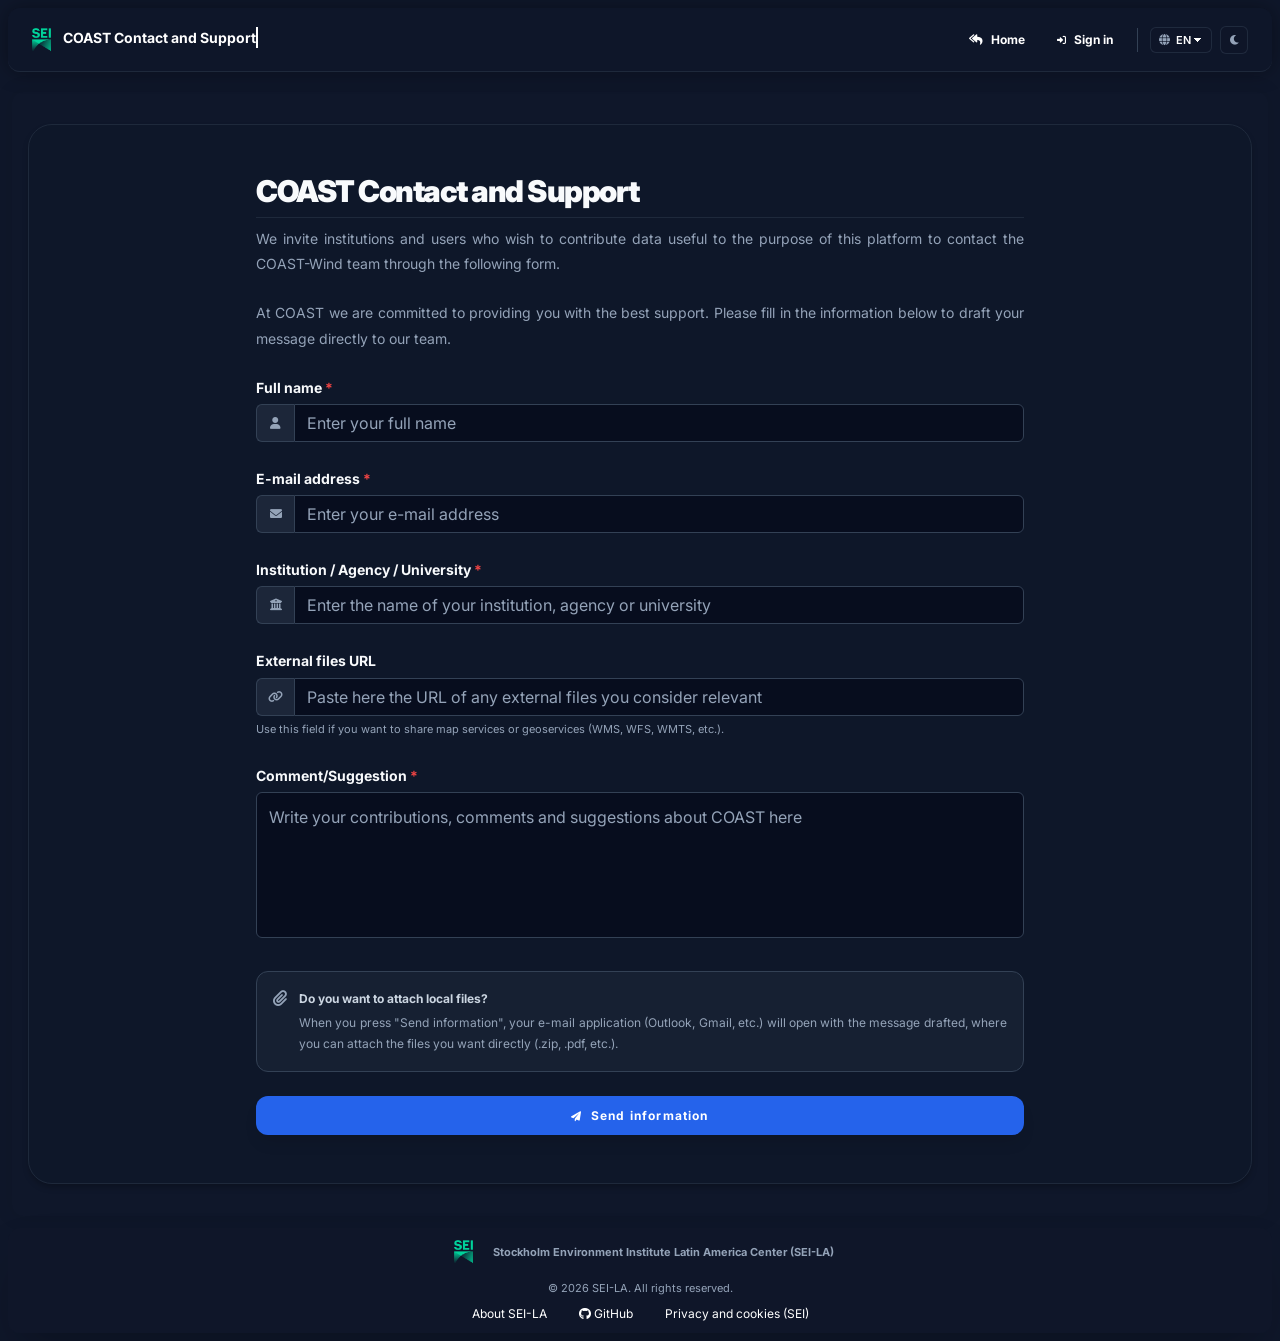
<file: docs/contact.html>
<!DOCTYPE html>
<html lang="es" data-theme="dark">
<head>
  <meta charset="UTF-8">
  <title>Contacto - COAST</title>
  <meta name="viewport" content="width=device-width, initial-scale=1.0, viewport-fit=cover">
  <meta name="theme-color" content="#0f172a">
  <link rel="icon" type="image/png" href="logo-inst3.png">

  <!-- Aplica el tema y el idioma guardados antes de pintar la página (evita parpadeo) -->
  <script>
    (function () {
      var tema = 'dark', idioma = null;
      try {
        tema = localStorage.getItem('coast_theme') || localStorage.getItem('theme') || 'dark';
        idioma = localStorage.getItem('coast_lang');
      } catch (e) {}
      document.documentElement.setAttribute('data-theme', tema === 'light' ? 'light' : 'dark');
      if (idioma) document.documentElement.setAttribute('lang', idioma);
    })();
  </script>

  <link rel="stylesheet" href="https://cdnjs.cloudflare.com/ajax/libs/font-awesome/6.0.0/css/all.min.css">
  <link rel="stylesheet" href="introduction.css">
</head>
<body data-page-title="contact.pageTitle">

  <!-- ============================== ENCABEZADO ============================== -->
  <header class="cp-header">
    <div class="cp-brand">
      <img src="logo-inst1.png" alt="SEI" class="cp-brand-logo">
      <span class="cp-brand-title cp-desktop-only"><span class="cp-typing" data-i18n="contact.headerTitle">Contacto y Soporte COAST</span></span>
      <span class="cp-brand-title cp-mobile-only" data-i18n="contact.headerShort">Contacto</span>
    </div>
    <nav class="cp-header-actions">
      <a href="index.html" class="cp-navlink" data-i18n-title="header.home" title="Inicio">
        <i class="fa-solid fa-reply-all"></i><span class="cp-navlink-text" data-i18n="header.home">Inicio</span>
      </a>
      <a href="https://dash.cloudflare.com/login" class="cp-navlink" data-i18n-title="header.login" title="Ingresar">
        <i class="fas fa-sign-in-alt cp-icon-sm"></i><span class="cp-navlink-text" data-i18n="header.login">Ingresar</span>
      </a>
      <span class="cp-header-divider"></span>
      <label class="cp-lang" data-i18n-title="header.language" title="Idioma">
        <i class="fa-solid fa-globe"></i>
        <select id="lang-selector" aria-label="Idioma">
          <option value="es">ES</option>
          <option value="en">EN</option>
          <option value="pt">PT</option>
        </select>
      </label>
      <button id="theme-toggle" type="button" class="cp-iconbtn" data-i18n-title="header.toLight" title="Cambiar tema">
        <i id="theme-icon" class="fa-solid fa-moon"></i>
      </button>
    </nav>
  </header>

  <div class="cp-page">
    <main class="cp-main">
      <section id="survey-section" class="cp-card">
        <article class="cp-article">

          <h2 class="cp-h2 cp-h2-tight" data-i18n="contact.title">Contacto y Soporte COAST</h2>
          <p class="cp-lead" data-i18n="contact.p1">Invitamos a las instituciones y usuarios que deseen contribuir con datos que puedan ser útiles para el propósito de esta plataforma, a contactarse con el equipo de COAST-Wind a través del siguiente formulario.</p>
          <p class="cp-lead" data-i18n="contact.p2">En COAST estamos comprometidos con brindarles la mejor asistencia. Por favor, complete la información a continuación para redactar su mensaje directamente a nuestro equipo.</p>

          <!-- Los "name" quedan en español: son las etiquetas que llegan en el correo al equipo -->
          <form action="mailto:carlos.mendez@sei.org" method="post" enctype="text/plain" class="cp-form">

            <div class="cp-field">
              <label for="fullname"><span data-i18n="contact.name">Nombres y Apellidos</span> <span class="cp-req">*</span></label>
              <div class="cp-input-group">
                <span class="cp-addon"><i class="fas fa-user"></i></span>
                <input type="text" class="cp-input" id="fullname" name="Nombres y Apellidos: " required autocomplete="name"
                       data-i18n-placeholder="contact.namePh" placeholder="Escriba su nombre completo">
              </div>
            </div>

            <div class="cp-field">
              <label for="email"><span data-i18n="contact.email">E-mail o correo electrónico</span> <span class="cp-req">*</span></label>
              <div class="cp-input-group">
                <span class="cp-addon"><i class="fas fa-envelope"></i></span>
                <input type="email" class="cp-input" id="email" name="Correo Electronico: " required autocomplete="email"
                       data-i18n-placeholder="contact.emailPh" placeholder="Escriba su correo electrónico">
              </div>
            </div>

            <div class="cp-field">
              <label for="institution"><span data-i18n="contact.institution">Institución / Agencia / Universidad</span> <span class="cp-req">*</span></label>
              <div class="cp-input-group">
                <span class="cp-addon"><i class="fas fa-university"></i></span>
                <input type="text" class="cp-input" id="institution" name="Institucion u Organizacion: " required autocomplete="organization"
                       data-i18n-placeholder="contact.institutionPh" placeholder="Escriba el nombre de su institución, agencia o universidad">
              </div>
            </div>

            <div class="cp-field">
              <label for="url_files" data-i18n="contact.url">URL de archivos externos</label>
              <div class="cp-input-group">
                <span class="cp-addon"><i class="fas fa-link"></i></span>
                <input type="url" class="cp-input" id="url_files" name="URL Archivos Externos: "
                       data-i18n-placeholder="contact.urlPh" placeholder="Inserte aquí la URL de archivos externos que considere relevantes">
              </div>
              <div class="cp-help" data-i18n="contact.urlHelp">Utilice este campo si desea compartir servicios de mapas o Geoservicios (WMS, WFS, WMTS, etc.).</div>
            </div>

            <div class="cp-field">
              <label for="comments"><span data-i18n="contact.comments">Comentario/Sugerencia</span> <span class="cp-req">*</span></label>
              <textarea class="cp-input" id="comments" name="Comentario o Sugerencia: " required rows="5"
                        data-i18n-placeholder="contact.commentsPh" placeholder="Escriba aquí sus aportes, comentarios y sugerencias más relevantes sobre COAST"></textarea>
            </div>

            <div class="cp-note">
              <i class="fas fa-paperclip"></i>
              <div>
                <strong data-i18n="contact.attachTitle">¿Desea adjuntar archivos locales?</strong>
                <p data-i18n="contact.attachText">Al presionar "Enviar información", se abrirá su aplicación de correo (Outlook, Gmail, etc.) con el mensaje redactado, donde podrá adjuntar directamente los archivos deseados (.zip, .pdf, etc.).</p>
              </div>
            </div>

            <button type="submit" class="cp-submit">
              <i class="fas fa-paper-plane"></i> <span data-i18n="contact.submit">Enviar información</span>
            </button>
          </form>

        </article>
      </section>
    </main>
  </div>

  <!-- ============================== PIE DE PÁGINA ============================== -->
  <footer class="cp-footer">
    <div class="cp-footer-brand">
      <img src="logo-inst1.png" alt="SEI" class="cp-footer-logo">
      <span class="cp-footer-org">Stockholm Environment Institute Latin America Center (SEI-LA)</span>
    </div>
    <div class="cp-footer-text" data-i18n="footer.rights">© 2026 SEI-LA, Todos los derechos reservados.</div>
    <div class="cp-footer-links">
      <a href="https://www.sei.org/centres/latinoamerica/" target="_blank" rel="noopener noreferrer" data-i18n="footer.about">Acerca de SEI-LA</a>
      <a href="https://github.com/sei-latam" target="_blank" rel="noopener noreferrer"><i class="fab fa-github"></i> GitHub</a>
      <a href="https://www.sei.org/website-policies/" target="_blank" rel="noopener noreferrer" data-i18n="footer.policies">Privacidad y cookies (SEI)</a>
    </div>
  </footer>

  <script src="introduction.js"></script>
</body>
</html>
</file>
<file: docs/introduction.css>
@import url('https://fonts.googleapis.com/css2?family=Inter:wght@400;500;600;700;800;900&display=swap');

/* ==========================================================================
   Estilos compartidos de las páginas "Introducción" y "Contacto" — COAST-Wind
   Temas iguales al geovisor y a la página principal:
     data-theme="dark"  -> azul oscuro (por defecto)
     data-theme="light" -> claro
   ========================================================================== */
:root,
:root[data-theme="dark"] {
  color-scheme: dark;
  --cp-overlay:        rgba(15, 23, 42, 0.85);   /* velo sobre la foto de fondo */
  --cp-surface:        rgba(15, 23, 42, 0.95);   /* encabezado y pie (#0f172a/95) */
  --cp-surface-solid:  #0f172a;
  --cp-border:         #1e293b;                  /* slate-800 */
  --cp-border-2:       #334155;                  /* slate-700 */
  --cp-wrap:           transparent;              /* contenedor de la página */
  --cp-card:           rgba(15, 23, 42, 0.92);   /* tarjetas de contenido */
  --cp-card-border:    #1e293b;
  --cp-box:            rgba(30, 41, 59, 0.55);   /* cajas internas (fases, temas) */
  --cp-box-border:     #334155;
  --cp-side:           rgba(15, 23, 42, 0.90);   /* índice lateral */
  --cp-side-border:    #1e293b;
  --cp-side-hover:     rgba(30, 41, 59, 0.9);
  --cp-control:        rgba(15, 23, 42, 0.60);
  --cp-control-line:   rgba(51, 65, 85, 0.50);
  --cp-hover:          #334155;
  --cp-text:           #ffffff;
  --cp-title:          #f8fafc;                  /* títulos de sección */
  --cp-body:           #cbd5e1;                  /* texto de párrafos */
  --cp-muted:          #94a3b8;
  --cp-name:           #93c5fd;                  /* nombres del equipo */
  --cp-link:           #22d3ee;                  /* enlaces LinkedIn */
  --cp-input:          rgba(2, 6, 23, 0.55);
  --cp-input-border:   #334155;
  --cp-addon:          rgba(30, 41, 59, 0.9);
  --cp-btn:            #2563eb;
  --cp-btn-hover:      #1d4ed8;
  --cp-quote:          #e2e8f0;                  /* línea izquierda de la cita */
  --cp-shadow:         0 0 20px rgba(0, 0, 0, 0.35);
  --cp-card-shadow:    0 4px 6px -1px rgba(0, 0, 0, 0.25);
}

:root[data-theme="light"] {
  color-scheme: light;
  --cp-overlay:        rgba(241, 245, 249, 0.88);
  --cp-surface:        rgba(255, 255, 255, 0.90);
  --cp-surface-solid:  #ffffff;
  --cp-border:         #cbd5e1;
  --cp-border-2:       #cbd5e1;
  --cp-wrap:           rgba(255, 255, 255, 0.40);
  --cp-card:           #ffffff;
  --cp-card-border:    #e2e8f0;
  --cp-box:            #f8fafc;
  --cp-box-border:     #e2e8f0;
  --cp-side:           rgba(255, 255, 255, 0.90);
  --cp-side-border:    rgba(226, 232, 240, 0.6);
  --cp-side-hover:     rgba(241, 245, 249, 0.8);
  --cp-control:        #ffffff;
  --cp-control-line:   #cbd5e1;
  --cp-hover:          #e2e8f0;
  --cp-text:           #0f172a;
  --cp-title:          #0f172a;
  --cp-body:           #334155;
  --cp-muted:          #64748b;
  --cp-name:           #1e3a8a;
  --cp-link:           #0891b2;
  --cp-input:          #ffffff;
  --cp-input-border:   #cbd5e1;
  --cp-addon:          #f8fafc;
  --cp-btn:            #0f172a;
  --cp-btn-hover:      #1e293b;
  --cp-quote:          #000000;
  --cp-shadow:         0 10px 25px -5px rgba(0, 0, 0, 0.08);
  --cp-card-shadow:    0 4px 6px -1px rgba(0, 0, 0, 0.05);
}

/* ==========================================================================
   BASE
   ========================================================================== */
*, *::before, *::after { box-sizing: border-box; }

html { scroll-behavior: smooth; -webkit-text-size-adjust: 100%; }

body {
  margin: 0;
  min-height: 100vh;
  min-height: 100dvh;
  display: flex;
  flex-direction: column;
  font-family: 'Inter', ui-sans-serif, system-ui, -apple-system, 'Segoe UI', Roboto, sans-serif;
  font-size: 16px;
  line-height: 1.5;
  color: var(--cp-body);
  -webkit-font-smoothing: antialiased;
  background-color: var(--cp-surface-solid);
  background-image: linear-gradient(var(--cp-overlay), var(--cp-overlay)),
                    url('https://pub-57e2d6782dd6483194a2084ca392d4ce.r2.dev/Body_wepage.jpg');
  background-size: cover;
  background-position: center;
  background-attachment: fixed;
  background-repeat: no-repeat;
}

a { color: inherit; text-decoration: none; }
button, select, input, textarea { font-family: inherit; }
button { cursor: pointer; }
h1, h2, h3, h4, p, ul { margin: 0; }

.cp-mobile-only { display: none !important; }

.cp-header, .cp-footer, .cp-card, .cp-side-card, .cp-box, .cp-member, .cp-input, .cp-addon, .cp-lang, .cp-iconbtn {
  transition: background-color .3s ease, color .3s ease, border-color .3s ease, box-shadow .3s ease;
}

/* ==========================================================================
   ENCABEZADO  (h-16, m-2, px-6, rounded-xl, #0f172a/95)
   ========================================================================== */
.cp-header {
  position: sticky;
  top: 8px;
  z-index: 50;
  height: 64px;
  margin: 8px;
  padding: 0 24px;
  display: flex;
  align-items: center;
  justify-content: space-between;
  gap: 12px;
  border-radius: 12px;
  border-bottom: 1px solid var(--cp-border);
  background: var(--cp-surface);
  -webkit-backdrop-filter: blur(10px);
  backdrop-filter: blur(10px);
  box-shadow: var(--cp-shadow);
  flex-shrink: 0;
}
:root[data-theme="light"] .cp-header { border: 1px solid var(--cp-border); }

.cp-brand { display: flex; align-items: center; gap: 12px; min-width: 0; }
.cp-brand-logo { height: 24px; width: auto; display: block; }
.cp-brand-title { font-weight: 700; font-size: 14px; color: var(--cp-text); white-space: nowrap; overflow: hidden; text-overflow: ellipsis; }

/* Título con efecto de escritura (página de contacto) */
.cp-typing {
  display: inline-block;
  overflow: hidden;
  white-space: nowrap;
  border-right: 2px solid currentColor;
  animation: cp-typing 2.4s steps(28, end) 1 both, cp-caret 1s step-end infinite;
}
@keyframes cp-typing { from { max-width: 0; } to { max-width: 100%; } }
@keyframes cp-caret { 50% { border-color: transparent; } }

.cp-header-actions { display: flex; align-items: center; gap: 8px; }

.cp-navlink {
  display: inline-flex; align-items: center; gap: 8px;
  padding: 6px 12px;
  border-radius: 8px;
  font-size: 12px;
  font-weight: 700;
  color: var(--cp-text);
  transition: background-color .15s ease;
}
.cp-navlink:hover { background: var(--cp-hover); }
.cp-icon-sm { font-size: 9px; }

.cp-header-divider { width: 1px; height: 24px; background: var(--cp-border-2); margin: 0 4px; }

.cp-lang {
  display: inline-flex; align-items: center; gap: 6px;
  padding: 5px 8px;
  border-radius: 6px;
  border: 1px solid var(--cp-control-line);
  background: var(--cp-control);
  color: var(--cp-text);
  font-size: 11px;
  font-weight: 600;
  cursor: pointer;
}
.cp-lang:hover { background: var(--cp-surface-solid); border-color: #475569; }
.cp-lang i { font-size: 11px; color: var(--cp-muted); }
.cp-lang select {
  appearance: none; -webkit-appearance: none;
  border: 0; outline: 0;
  background: transparent;
  color: var(--cp-text);
  font-weight: 600;
  font-size: 11px;
  padding: 0 12px 0 0;
  cursor: pointer;
  background-image: linear-gradient(45deg, transparent 50%, currentColor 50%), linear-gradient(135deg, currentColor 50%, transparent 50%);
  background-position: calc(100% - 5px) 55%, calc(100% - 1px) 55%;
  background-size: 4px 4px, 4px 4px;
  background-repeat: no-repeat;
}
.cp-lang select option { background: var(--cp-surface-solid); color: var(--cp-text); }

.cp-iconbtn {
  width: 28px; height: 28px;
  display: inline-flex; align-items: center; justify-content: center;
  border-radius: 6px;
  border: 1px solid var(--cp-control-line);
  background: var(--cp-control);
  color: var(--cp-muted);
  font-size: 11px;
}
.cp-iconbtn:hover { background: var(--cp-surface-solid); color: var(--cp-text); border-color: #475569; }
:root[data-theme="light"] #theme-icon { color: #f59e0b; }

/* ==========================================================================
   CONTENEDOR DE LA PÁGINA  (container, px-4 py-8, gap-8, rounded-xl)
   ========================================================================== */
.cp-page {
  flex: 1 0 auto;
  width: calc(100% - 24px);
  max-width: 1320px;
  margin: 12px auto;
  padding: 32px 16px;
  display: flex;
  gap: 32px;
  border-radius: 12px;
  background: var(--cp-wrap);
  box-shadow: 0 0 20px rgba(0, 0, 0, 0.1);
}
.cp-main { flex: 1; min-width: 0; display: flex; flex-direction: column; gap: 40px; }

/* ==========================================================================
   ÍNDICE LATERAL (introducción)  — colapsable en escritorio
   ========================================================================== */
.cp-side { width: 256px; flex-shrink: 0; position: relative; transition: width .3s ease-out; }
.cp-side-card {
  position: sticky;
  top: 100px;
  padding: 24px;
  border-radius: 24px;
  border: 1px solid var(--cp-side-border);
  background: var(--cp-side);
  -webkit-backdrop-filter: blur(24px);
  backdrop-filter: blur(24px);
  box-shadow: 0 8px 30px rgba(0, 0, 0, 0.2);
  max-height: calc(100vh - 2rem);
  overflow: hidden;
}
.cp-side-title { font-size: 16px; font-weight: 700; color: var(--cp-text); margin: 0 12px 20px; white-space: nowrap; transition: opacity .3s ease; }
.cp-side-nav { display: flex; flex-direction: column; gap: 6px; }
.cp-side-link {
  display: flex; align-items: center; gap: 12px;
  padding: 10px 14px;
  border-radius: 12px;
  font-size: 14px;
  font-weight: 600;
  color: var(--cp-muted);
  white-space: nowrap;
  transition: background-color .2s ease, color .2s ease;
}
.cp-side-dot { width: 6px; height: 6px; border-radius: 50%; background: #cbd5e1; flex-shrink: 0; transition: transform .2s ease, background-color .2s ease; }
:root[data-theme="dark"] .cp-side-dot { background: #475569; }
.cp-side-link:hover { background: var(--cp-side-hover); color: var(--cp-text); }
.cp-side-link:hover .cp-side-dot { background: var(--cp-text); transform: scale(1.25); }
.cp-side-link.active { background: #2563eb; color: #fff; }
:root[data-theme="light"] .cp-side-link.active { background: #0f172a; }
.cp-side-link.active .cp-side-dot { background: #fff; }

.cp-side-toggle {
  position: absolute;
  right: -12px; top: 32px;
  z-index: 2;
  width: 24px; height: 24px;
  display: flex; align-items: center; justify-content: center;
  border-radius: 12px;
  border: 1px solid #1e293b;
  background: #020617;
  color: #fff;
  font-size: 10px;
  opacity: 0;
  transition: opacity .2s ease, transform .2s ease;
}
.cp-side:hover .cp-side-toggle, .cp-side-toggle:focus-visible { opacity: 1; }
.cp-side-toggle:hover { transform: scale(1.1); }
.cp-side-toggle i { transition: transform .3s ease; }

.cp-side.is-collapsed { width: 76px; }
.cp-side.is-collapsed .cp-side-card { padding: 24px 12px; }
.cp-side.is-collapsed .cp-side-title,
.cp-side.is-collapsed .cp-side-text { display: none; }
.cp-side.is-collapsed .cp-side-link { justify-content: center; padding: 12px 0; }
.cp-side.is-collapsed .cp-side-toggle i { transform: rotate(180deg); }

/* ==========================================================================
   TARJETAS DE CONTENIDO (.content-card)
   ========================================================================== */
.cp-card {
  scroll-margin-top: 90px;
  padding: 48px;
  border-radius: 24px;
  border: 1px solid var(--cp-card-border);
  background: var(--cp-card);
  box-shadow: var(--cp-card-shadow);
}
.cp-article { max-width: 768px; margin: 0 auto; line-height: 1.8; color: var(--cp-body); text-align: justify; hyphens: auto; }
.cp-article-wide { max-width: 1152px; padding: 0 16px; }

.cp-h2 {
  margin-bottom: 32px;
  padding-bottom: 8px;
  border-bottom: 1px solid var(--cp-card-border);
  font-size: 30px;
  line-height: 36px;
  font-weight: 900;
  letter-spacing: -0.05em;
  color: var(--cp-title);
  text-align: left;
}
.cp-h2-sm { font-size: 24px; line-height: 32px; margin-bottom: 8px; }
.cp-h2-tight { margin-bottom: 8px; }

.cp-text { font-size: 14px; margin-bottom: 24px; }
.cp-text:last-child { margin-bottom: 0; }
.cp-quote { font-size: 14px; border-left: 4px solid var(--cp-quote); padding-left: 16px; margin-bottom: 16px; color: var(--cp-body); }
.cp-lead { font-size: 14px; color: var(--cp-muted); margin-bottom: 24px; }

/* Fases (I–IV) */
.cp-box {
  margin-top: 32px;
  padding: 24px;
  border-radius: 16px;
  border: 1px solid var(--cp-box-border);
  background: var(--cp-box);
}
.cp-box h3 { font-size: 24px; line-height: 1.2; font-weight: 700; color: var(--cp-title); margin-bottom: 8px; text-align: left; }
.cp-box p { font-size: 12px; }

/* Equipo de trabajo */
.cp-team { display: grid; grid-template-columns: repeat(5, minmax(0, 1fr)); gap: 16px; }
.cp-member {
  position: relative;
  overflow: hidden;
  display: flex;
  flex-direction: column;
  align-items: center;
  justify-content: space-between;
  padding: 16px;
  border-radius: 16px;
  border: 1px solid var(--cp-box-border);
  background: var(--cp-box);
  -webkit-backdrop-filter: blur(24px);
  backdrop-filter: blur(24px);
  box-shadow: 0 10px 15px -3px rgba(0, 0, 0, 0.1), 0 4px 6px -4px rgba(0, 0, 0, 0.1);
  text-align: center;
  line-height: 1.5;
  transition: border-color .5s ease, box-shadow .5s ease;
}
:root[data-theme="light"] .cp-member { background: rgba(255, 255, 255, 0.5); }
.cp-member:hover { border-color: rgba(6, 182, 212, 0.5); box-shadow: 0 10px 15px -3px rgba(6, 182, 212, 0.1); }
.cp-member-glow { position: absolute; right: -16px; top: -16px; width: 96px; height: 88px; border-radius: 50%; background: rgba(6, 182, 212, 0.10); filter: blur(40px); pointer-events: none; }
.cp-member:hover .cp-member-glow { background: rgba(6, 182, 212, 0.20); }
.cp-member-photo { width: 96px; height: 96px; margin: 0 auto 12px; border-radius: 50%; border: 2px solid #cbd5e1; box-shadow: 0 4px 6px -1px rgba(0,0,0,.1); object-fit: cover; display: block; }
.cp-member-name { font-size: 16px; font-weight: 900; color: var(--cp-name); margin-bottom: 4px; transition: color .3s ease; }
.cp-member:hover .cp-member-name { color: var(--cp-link); }
.cp-member-role { font-size: 11px; line-height: 1.625; color: var(--cp-muted); margin-bottom: 16px; }
.cp-member-links { width: 100%; border-top: 1px solid var(--cp-box-border); padding-top: 12px; display: flex; flex-direction: column; gap: 4px; }
.cp-member-links a { display: flex; align-items: center; justify-content: center; gap: 4px; font-size: 12px; font-weight: 500; color: var(--cp-muted); }
.cp-member-links a i { font-size: 11px; }
.cp-member-links a:hover { color: var(--cp-text); }
.cp-member-links a.cp-li { color: var(--cp-link); }

/* Temas y subtemas */
.cp-topics { list-style: none; padding: 0; display: flex; flex-direction: column; gap: 4px; }
.cp-topics li {
  padding: 12px;
  border-radius: 12px;
  border-left: 4px solid #2563eb;
  background: var(--cp-box);
  box-shadow: 0 1px 2px rgba(0, 0, 0, 0.05);
  color: var(--cp-body);
  text-align: left;
}
.cp-topics strong { display: block; margin-bottom: 4px; color: var(--cp-title); }

/* ==========================================================================
   FORMULARIO DE CONTACTO
   ========================================================================== */
.cp-form { display: flex; flex-direction: column; gap: 24px; text-align: left; }
.cp-field label { display: block; margin-bottom: 4px; font-size: 14px; font-weight: 700; color: var(--cp-title); }
.cp-req { color: #ef4444; }
.cp-input-group { display: flex; align-items: stretch; }
.cp-addon {
  display: flex; align-items: center; justify-content: center;
  width: 38px;
  border: 1px solid var(--cp-input-border);
  border-right: 0;
  border-radius: 6px 0 0 6px;
  background: var(--cp-addon);
  color: var(--cp-muted);
  font-size: 12px;
  flex-shrink: 0;
}
.cp-input {
  flex: 1;
  min-width: 0;
  padding: 6px 12px;
  border: 1px solid var(--cp-input-border);
  border-radius: 0 6px 6px 0;
  background: var(--cp-input);
  color: var(--cp-title);
  font-size: 16px;
  line-height: 1.5;
  outline: none;
}
.cp-input::placeholder { color: var(--cp-muted); }
.cp-input:focus { border-color: #0ea5e9; }
textarea.cp-input { width: 100%; border-radius: 6px; padding: 12px; resize: none; }
.cp-help { margin-top: 4px; font-size: 11px; color: var(--cp-muted); }

.cp-note {
  display: flex; align-items: flex-start; gap: 12px;
  padding: 16px;
  border-radius: 12px;
  border: 1px solid var(--cp-box-border);
  background: var(--cp-box);
  font-size: 12px;
  color: var(--cp-body);
}
.cp-note i { color: var(--cp-muted); font-size: 16px; margin-top: 2px; }
.cp-note p { color: var(--cp-muted); margin-top: 2px; text-align: justify; }

.cp-submit {
  width: 100%;
  padding: 12px;
  border: 0;
  border-radius: 12px;
  background: var(--cp-btn);
  color: #fff;
  font-size: 12px;
  font-weight: 700;
  letter-spacing: 0.1em;
  display: flex; align-items: center; justify-content: center; gap: 8px;
  box-shadow: 0 10px 15px -3px rgba(0, 0, 0, 0.1);
  transition: background-color .3s ease;
}
.cp-submit:hover { background: var(--cp-btn-hover); }
.cp-submit i { font-size: 10px; }

/* ==========================================================================
   PIE DE PÁGINA  (m-2, py-1 px-8, rounded-xl, #0f172a/95)
   ========================================================================== */
.cp-footer {
  margin: 8px;
  margin-top: auto;
  padding: 4px 32px 10px;
  border-radius: 12px;
  background: var(--cp-surface);
  box-shadow: 0 25px 50px -12px rgba(0, 0, 0, 0.25);
  display: flex;
  flex-direction: column;
  align-items: center;
  gap: 8px;
  color: var(--cp-muted);
  flex-shrink: 0;
}
:root[data-theme="light"] .cp-footer { border: 1px solid var(--cp-border); }
.cp-footer-brand { display: flex; align-items: center; gap: 12px; justify-content: center; }
.cp-footer-logo { height: 24px; width: auto; margin: 8px; }
.cp-footer-org { font-size: 11px; font-weight: 700; }
.cp-footer-text { font-size: 11px; }
.cp-footer-links { display: flex; flex-wrap: wrap; justify-content: center; gap: 6px 32px; }
.cp-footer-links a { font-size: 12px; color: var(--cp-text); transition: color .15s ease; }
.cp-footer-links a:hover { color: #60a5fa; }
:root[data-theme="light"] .cp-footer-links a { color: #334155; }
:root[data-theme="light"] .cp-footer-links a:hover { color: #0284c7; }

/* ==========================================================================
   RESPONSIVE
   ========================================================================== */
@media (max-width: 1100px) {
  .cp-team { grid-template-columns: repeat(3, minmax(0, 1fr)); }
}

@media (max-width: 900px) {
  .cp-navlink-text { display: none; }
  .cp-navlink { padding: 7px 9px; font-size: 14px; }
  .cp-icon-sm { font-size: 12px; }
}

/* ---------------------------- Teléfonos y tabletas pequeñas ---------------------------- */
@media (max-width: 767px) {
  .cp-desktop-only { display: none !important; }
  .cp-mobile-only { display: inline !important; }

  body { background-attachment: scroll; }

  .cp-header {
    top: max(8px, env(safe-area-inset-top));
    height: 56px;
    padding: 0 10px 0 14px;
    gap: 8px;
  }
  .cp-brand-logo { height: 22px; }
  .cp-header-actions { gap: 4px; }
  .cp-header-divider { display: none; }
  .cp-iconbtn { width: 32px; height: 32px; font-size: 12px; }
  .cp-lang { padding: 7px 9px; }

  .cp-page { flex-direction: column; gap: 16px; width: 100%; margin: 4px 0 8px; padding: 0 8px; box-shadow: none; background: transparent; }
  .cp-main { gap: 16px; }

  /* El índice lateral pasa a ser una barra horizontal fija bajo el encabezado */
  .cp-side, .cp-side.is-collapsed { width: 100%; position: sticky; top: calc(max(8px, env(safe-area-inset-top)) + 62px); z-index: 40; }
  .cp-side-toggle, .cp-side-title { display: none !important; }
  .cp-side-card, .cp-side.is-collapsed .cp-side-card { position: static; padding: 6px; border-radius: 14px; max-height: none; }
  .cp-side-nav { flex-direction: row; gap: 4px; overflow-x: auto; scrollbar-width: none; }
  .cp-side-nav::-webkit-scrollbar { display: none; }
  .cp-side-link, .cp-side.is-collapsed .cp-side-link { padding: 8px 12px; font-size: 13px; flex-shrink: 0; justify-content: flex-start; }
  .cp-side.is-collapsed .cp-side-text { display: inline; }
  .cp-side-dot { display: none; }

  .cp-card { padding: 22px 18px; border-radius: 18px; scroll-margin-top: 130px; }
  .cp-article, .cp-article-wide { text-align: left; padding: 0; }
  .cp-h2 { font-size: 24px; line-height: 30px; margin-bottom: 20px; }
  .cp-h2-sm { font-size: 21px; line-height: 28px; }
  .cp-text, .cp-quote, .cp-lead { font-size: 15px; }
  .cp-box { margin-top: 16px; padding: 16px; }
  .cp-box h3 { font-size: 18px; }
  .cp-box p { font-size: 13.5px; }
  .cp-team { grid-template-columns: repeat(2, minmax(0, 1fr)); gap: 10px; }
  .cp-member { padding: 14px 10px; }
  .cp-member-photo { width: 80px; height: 80px; }
  .cp-member-links a { font-size: 13px; padding: 3px 0; }

  .cp-note p { text-align: left; }
  .cp-submit { padding: 14px; font-size: 13px; }

  .cp-footer { padding: 6px 16px calc(12px + env(safe-area-inset-bottom)); text-align: center; }
  .cp-footer-brand { flex-direction: column; gap: 0; }
  .cp-footer-org { font-size: 12px; }
  .cp-footer-links { gap: 8px 20px; }
  .cp-footer-links a { font-size: 13px; }
}

@media (max-width: 380px) {
  .cp-team { grid-template-columns: 1fr; }
}

@media (prefers-reduced-motion: reduce) {
  html { scroll-behavior: auto; }
  .cp-typing { animation: none; border-right: 0; }
}
</file>
